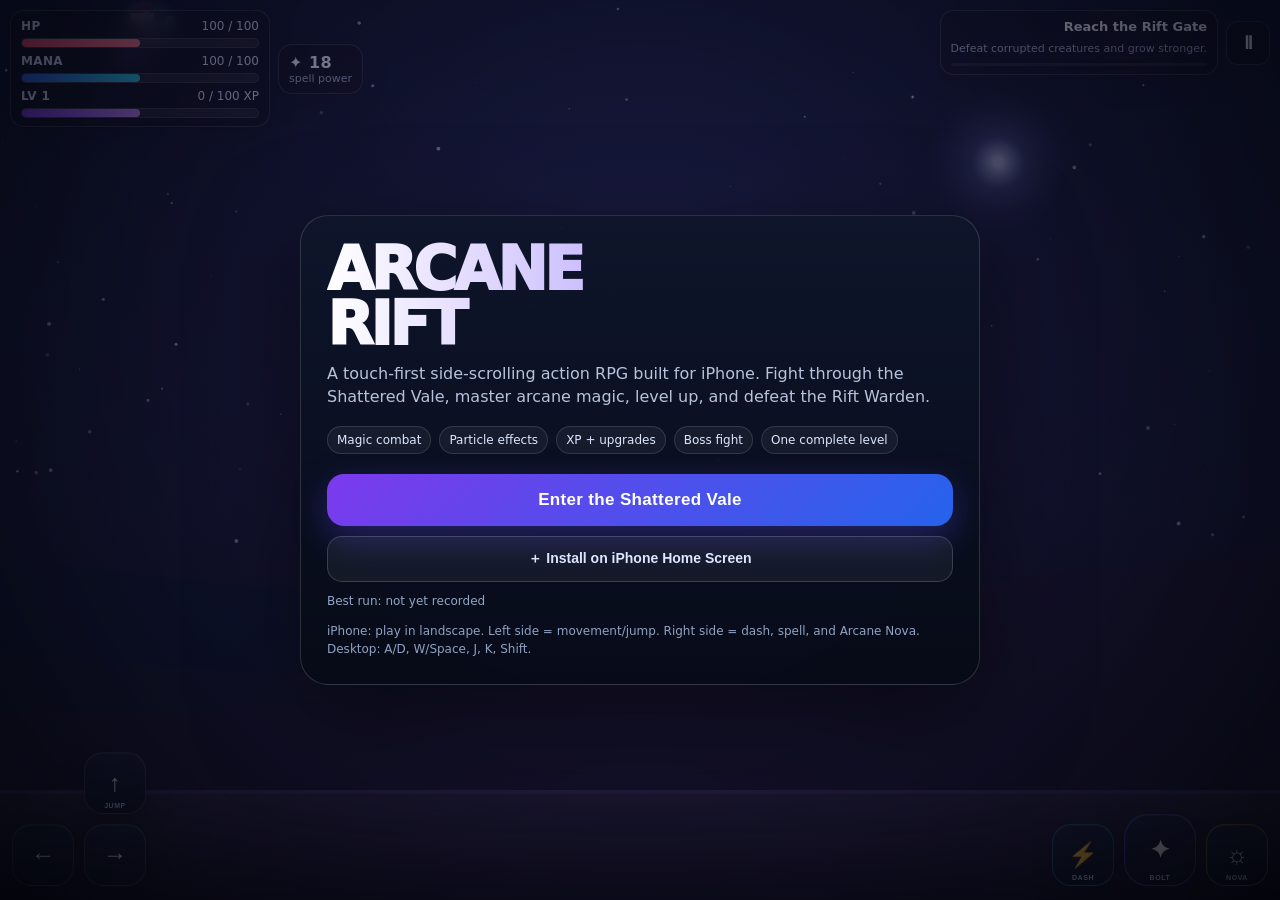
<file: arcane-rift/index.html>
<!doctype html>
<html lang="en">
<head>
<meta charset="utf-8" />
<meta name="viewport" content="width=device-width,initial-scale=1,maximum-scale=1,user-scalable=no,viewport-fit=cover" />
<meta name="apple-mobile-web-app-capable" content="yes" />
<meta name="apple-mobile-web-app-status-bar-style" content="black-translucent" />
<title>Arcane Rift</title>
<meta name="theme-color" content="#070b18" />
<meta name="mobile-web-app-capable" content="yes" />
<meta name="apple-mobile-web-app-title" content="Arcane Rift" />
<meta name="format-detection" content="telephone=no" />
<link rel="manifest" href="./manifest.webmanifest" />
<link rel="icon" href="./icon.svg" type="image/svg+xml" />
<link rel="apple-touch-icon" href="./icon.svg" />
<link rel="stylesheet" href="./styles.css" />
</head>
<body>
<div id="wrap">
  <canvas id="game" aria-label="Arcane Rift side scrolling action RPG"></canvas>
  <div id="hud">
    <div class="topbar">
      <div class="cluster">
        <div class="pill stat">
          <div class="row"><span class="label">HP</span><span id="hpText">100 / 100</span></div><div class="bar"><div id="hpFill" class="fill"></div></div>
          <div class="row" style="margin-top:6px"><span class="label">MANA</span><span id="manaText">100 / 100</span></div><div class="bar"><div id="manaFill" class="fill"></div></div>
          <div class="row" style="margin-top:6px"><span class="label">LV <span id="levelText">1</span></span><span id="xpText">0 / 100 XP</span></div><div class="bar"><div id="xpFill" class="fill"></div></div>
        </div>
        <div class="pill"><div class="label">✦ <span id="powerText">18</span></div><div class="small">spell power</div></div>
      </div>
      <div class="cluster"><div id="quest" class="pill"><strong id="questTitle">Reach the Rift Gate</strong><span id="questText" class="small">Defeat corrupted creatures and grow stronger.</span><div id="progressMini"><i id="progressFill"></i></div></div><button id="pauseBtn" class="hudBtn" type="button" aria-label="Pause game">Ⅱ</button></div>
    </div>
  </div>
  <div id="controls">
    <div class="pad"><button class="touch" data-act="jump" aria-label="Jump"><span class="glyph">↑</span><span class="skillName">Jump</span></button><div class="padrow"><button class="touch" data-act="left" aria-label="Move left"><span class="glyph">←</span></button><button class="touch" data-act="right" aria-label="Move right"><span class="glyph">→</span></button></div></div>
    <div class="actions"><button class="touch" id="dashBtn" data-act="dash" aria-label="Dash"><span class="cdShade"></span><span class="glyph">⚡</span><span class="skillName">Dash</span></button><button class="touch" id="castBtn" data-act="cast" aria-label="Arcane bolt"><span class="glyph">✦</span><span class="skillName">Bolt</span></button><button class="touch" id="novaBtn" data-act="nova" aria-label="Arcane nova"><span class="cdShade"></span><span class="glyph">☼</span><span class="skillName">Nova</span></button></div>
  </div>
  <div id="toast" role="status" aria-live="polite"></div>
  <div id="upgrade" class="hidden">
    <div class="panel upgradePanel"><h2>Level Up</h2><p>Choose one permanent upgrade for this run.</p><div id="upgradeCards" class="cards"></div></div>
  </div>
  <div id="overlay">
    <div class="panel">
      <h1 class="title">ARCANE<br>RIFT</h1>
      <p class="subtitle">A touch-first side-scrolling action RPG built for iPhone. Fight through the Shattered Vale, master arcane magic, level up, and defeat the Rift Warden.</p>
      <div class="meta"><span class="tag">Magic combat</span><span class="tag">Particle effects</span><span class="tag">XP + upgrades</span><span class="tag">Boss fight</span><span class="tag">One complete level</span></div>
      <button id="startBtn" class="primary">Enter the Shattered Vale</button>
      <button id="installBtn" class="secondary" type="button">＋ Install on iPhone Home Screen</button>
      <div id="runStats">Best run: not yet recorded</div>
      <div class="help">iPhone: play in landscape. Left side = movement/jump. Right side = dash, spell, and Arcane Nova. Desktop: A/D, W/Space, J, K, Shift.</div>
    </div>
  </div>
  <div id="installSheet" class="hidden"><div class="sheetCard"><div class="appBadge">✦ ARCANE RIFT · INSTALL</div><h2>Put the game on your Home Screen</h2><p>After this one-time setup, Arcane Rift launches full-screen like an app and keeps its core files cached for offline play.</p><ol class="steps"><li>Tap the <strong>Share</strong> button in Safari.</li><li>Choose <strong>Add to Home Screen</strong>.</li><li>Tap <strong>Add</strong>, then launch Arcane Rift from its icon.</li></ol><button id="installDone" class="primary" type="button">Got it</button></div></div>
  <div id="pauseSheet" class="hidden"><div class="sheetCard"><div class="appBadge">Ⅱ PAUSED</div><h2>The Rift can wait.</h2><p>Your current run is paused.</p><button id="resumeBtn" class="primary" type="button">Resume</button><button id="restartBtn" class="secondary" type="button">Restart Run</button></div></div>
  <div id="rotate"><div><div style="font-size:52px">↻</div><h2>Rotate your iPhone</h2><p>Arcane Rift is designed for landscape play.</p></div></div>
</div>
<script src="./game-core.js"></script>
<script src="./game-render.js"></script>
</body>
</html>
</file>
<file: arcane-rift/styles.css>
:root{
    --ink:#eef4ff;--muted:#9fb0ce;--glass:rgba(9,14,28,.72);--line:rgba(255,255,255,.14);
    --violet:#8b5cf6;--cyan:#22d3ee;--gold:#fbbf24;--red:#fb7185;--green:#34d399;
  }
  *{box-sizing:border-box;-webkit-tap-highlight-color:transparent}
  html,body{margin:0;background:#050812;color:var(--ink);font-family:ui-rounded,"SF Pro Rounded","SF Pro Display",system-ui,sans-serif;overscroll-behavior:none}
  body{min-height:100%;overflow:hidden;touch-action:none;user-select:none;-webkit-user-select:none}
  #wrap{position:relative;width:100vw;height:100dvh;min-height:480px;background:#050812;overflow:hidden}
  canvas{position:absolute;inset:0;width:100%;height:100%;display:block}
  #hud{position:absolute;inset:0;pointer-events:none;padding:calc(env(safe-area-inset-top) + 10px) calc(env(safe-area-inset-right) + 10px) calc(env(safe-area-inset-bottom) + 10px) calc(env(safe-area-inset-left) + 10px)}
  .topbar{display:flex;align-items:flex-start;justify-content:space-between;gap:12px}
  .cluster{display:flex;gap:8px;align-items:center;flex-wrap:wrap}
  .pill{background:rgba(8,12,24,.68);border:1px solid var(--line);backdrop-filter:blur(10px);-webkit-backdrop-filter:blur(10px);padding:8px 10px;border-radius:14px;box-shadow:0 8px 24px rgba(0,0,0,.18)}
  .stat{width:min(38vw,260px)}
  .row{display:flex;justify-content:space-between;gap:12px;font-size:12px;color:#dce7ff;margin-bottom:5px}
  .bar{height:10px;background:rgba(255,255,255,.08);border:1px solid rgba(255,255,255,.1);border-radius:99px;overflow:hidden}
  .fill{height:100%;width:50%;border-radius:inherit;transition:width .18s ease}
  #hpFill{background:linear-gradient(90deg,#ef476f,#ff7b8e)}
  #manaFill{background:linear-gradient(90deg,#2563eb,#22d3ee)}
  #xpFill{background:linear-gradient(90deg,#7c3aed,#c084fc)}
  .label{font-weight:800;letter-spacing:.03em}
  .small{font-size:11px;color:var(--muted)}
  #quest{max-width:min(44vw,360px);text-align:right}
  #quest strong{display:block;font-size:13px;margin-bottom:3px}
  #controls{position:absolute;inset:0;pointer-events:none;padding:0 calc(env(safe-area-inset-right) + 12px) calc(env(safe-area-inset-bottom) + 14px) calc(env(safe-area-inset-left) + 12px);display:flex;align-items:flex-end;justify-content:space-between}
  .pad,.actions{display:flex;gap:10px;pointer-events:auto;align-items:flex-end}
  .pad{flex-direction:column}
  .padrow{display:flex;gap:10px}
  .touch{width:62px;height:62px;border-radius:19px;border:1px solid rgba(255,255,255,.16);background:linear-gradient(180deg,rgba(25,34,58,.82),rgba(10,15,29,.82));color:white;font-size:22px;font-weight:900;box-shadow:inset 0 1px 0 rgba(255,255,255,.08),0 8px 26px rgba(0,0,0,.25);backdrop-filter:blur(10px);-webkit-backdrop-filter:blur(10px);display:grid;place-items:center}
  .touch:active,.touch.active{transform:translateY(1px) scale(.97);background:linear-gradient(180deg,rgba(68,52,122,.95),rgba(20,28,52,.95))}
  .actions .touch:nth-child(1){border-color:rgba(34,211,238,.4)}
  .actions .touch:nth-child(2){border-color:rgba(139,92,246,.5);width:72px;height:72px;border-radius:24px;font-size:26px}
  .actions .touch:nth-child(3){border-color:rgba(251,191,36,.42)}
  #overlay{position:absolute;inset:0;display:grid;place-items:center;background:radial-gradient(circle at 50% 35%,rgba(62,42,120,.3),rgba(2,4,10,.86));padding:24px;z-index:20}
  #overlay.hidden{display:none}
  .panel{width:min(680px,94vw);background:linear-gradient(180deg,rgba(15,22,42,.96),rgba(7,11,24,.96));border:1px solid rgba(255,255,255,.15);border-radius:28px;padding:26px;box-shadow:0 30px 100px rgba(0,0,0,.5)}
  .title{font-size:clamp(30px,7vw,60px);line-height:.92;margin:0 0 10px;font-weight:1000;letter-spacing:-.055em;background:linear-gradient(90deg,#fff,#c4b5fd 48%,#67e8f9);-webkit-background-clip:text;background-clip:text;color:transparent}
  .subtitle{margin:0 0 18px;color:#b7c3dc;line-height:1.45}
  .meta{display:flex;gap:8px;flex-wrap:wrap;margin:12px 0 20px}
  .tag{font-size:12px;padding:6px 9px;border-radius:999px;border:1px solid rgba(255,255,255,.12);background:rgba(255,255,255,.05);color:#dbe7ff}
  .primary{width:100%;min-height:52px;border:0;border-radius:17px;background:linear-gradient(135deg,#7c3aed,#2563eb);color:white;font-size:17px;font-weight:900;letter-spacing:.02em;box-shadow:0 12px 34px rgba(79,70,229,.35)}
  .primary:active{transform:translateY(1px)}
  .secondary{width:100%;min-height:46px;margin-top:10px;border:1px solid rgba(255,255,255,.16);border-radius:15px;background:rgba(255,255,255,.055);color:#dce7ff;font-size:14px;font-weight:800}
  .secondary:active{transform:translateY(1px);background:rgba(255,255,255,.09)}
  .touch{position:relative;overflow:hidden}
  .touch .glyph{font-size:24px;line-height:1}
  .touch .skillName{position:absolute;bottom:4px;left:0;right:0;font-size:7px;letter-spacing:.08em;color:#c9d5eb;font-weight:800;text-transform:uppercase}
  .touch .cdShade{position:absolute;inset:0;background:rgba(3,7,18,.62);transform-origin:bottom;transform:scaleY(var(--cd,0));pointer-events:none}
  .touch.readyPulse{box-shadow:inset 0 1px 0 rgba(255,255,255,.09),0 0 0 1px rgba(103,232,249,.15),0 8px 28px rgba(0,0,0,.26)}
  #progressMini{margin-top:7px;height:3px;border-radius:99px;background:rgba(255,255,255,.08);overflow:hidden}
  #progressMini>i{display:block;width:0;height:100%;background:linear-gradient(90deg,#8b5cf6,#67e8f9);border-radius:inherit;transition:width .18s ease}
  .hudBtn{pointer-events:auto;appearance:none;border:1px solid rgba(255,255,255,.14);background:rgba(8,12,24,.72);color:#e8efff;border-radius:12px;min-width:44px;height:44px;font-size:18px;font-weight:900;backdrop-filter:blur(10px);-webkit-backdrop-filter:blur(10px)}
  #installSheet,#pauseSheet{position:absolute;inset:0;z-index:40;display:grid;place-items:center;background:rgba(2,4,10,.86);padding:20px;backdrop-filter:blur(10px);-webkit-backdrop-filter:blur(10px)}
  #installSheet.hidden,#pauseSheet.hidden{display:none}
  .sheetCard{width:min(520px,94vw);background:linear-gradient(180deg,rgba(17,24,46,.98),rgba(7,11,24,.98));border:1px solid rgba(255,255,255,.15);border-radius:24px;padding:22px;box-shadow:0 28px 90px rgba(0,0,0,.48)}
  .sheetCard h2{margin:0 0 8px;font-size:25px}.sheetCard p{margin:7px 0;color:#afbdd6;line-height:1.45}.steps{margin:14px 0 18px;padding-left:22px;color:#d8e3f6}.steps li{margin:8px 0}.appBadge{display:inline-flex;align-items:center;gap:8px;padding:7px 9px;border-radius:12px;background:rgba(139,92,246,.12);border:1px solid rgba(139,92,246,.25);font-size:12px;color:#ddd6fe;margin-bottom:10px}
  #runStats{font-size:12px;color:#93a5c5;margin:12px 0 0}
  @media (display-mode:standalone){#installBtn{display:none!important}}
  .help{font-size:12px;line-height:1.5;color:#90a2c2;margin-top:14px}
  #upgrade{position:absolute;inset:0;z-index:15;display:grid;place-items:center;background:rgba(2,4,10,.78);padding:18px;backdrop-filter:blur(8px);-webkit-backdrop-filter:blur(8px)}
  #upgrade.hidden{display:none}
  .upgradePanel{width:min(900px,96vw)}
  .upgradePanel h2{margin:0 0 7px;font-size:clamp(26px,6vw,44px)}
  .upgradePanel p{margin:0 0 16px;color:#aebed9}
  .cards{display:grid;grid-template-columns:repeat(3,1fr);gap:12px}
  .card{appearance:none;text-align:left;padding:18px;min-height:150px;border-radius:20px;border:1px solid rgba(255,255,255,.14);background:linear-gradient(180deg,rgba(20,29,54,.96),rgba(11,16,32,.96));color:white}
  .card:active{transform:scale(.985)}
  .card .icon{font-size:28px}.card h3{margin:8px 0 5px;font-size:18px}.card p{margin:0;color:#9fb0ce;font-size:13px;line-height:1.4}
  #toast{position:absolute;left:50%;top:20%;transform:translateX(-50%);z-index:10;background:rgba(7,12,26,.78);border:1px solid rgba(255,255,255,.13);padding:10px 14px;border-radius:13px;opacity:0;transition:opacity .18s,transform .18s;pointer-events:none;font-weight:800;text-align:center;white-space:nowrap;max-width:90vw;overflow:hidden;text-overflow:ellipsis}
  #toast.show{opacity:1;transform:translateX(-50%) translateY(-4px)}
  #rotate{display:none;position:absolute;inset:0;background:#050812;z-index:30;place-items:center;text-align:center;padding:30px;color:#dce7ff}
  @media (orientation:portrait) and (max-width:700px){#rotate{display:grid}}
  @media (max-width:720px){.touch{width:54px;height:54px;border-radius:17px}.actions .touch:nth-child(2){width:64px;height:64px}.cards{grid-template-columns:1fr}.card{min-height:96px}.stat{width:min(44vw,220px)}#quest{display:none}.panel{padding:22px}.help{display:none}}

  /* iPhone viewport fix: never force the game taller than the visible screen. */
  html,body{width:100%;height:100%;overflow:hidden}
  body{min-height:0;position:fixed;inset:0}
  #wrap{width:100%;height:100dvh;min-height:0}

  @media (max-height:520px) and (orientation:landscape){
    #hud{padding:calc(env(safe-area-inset-top) + 5px) calc(env(safe-area-inset-right) + 8px) 4px calc(env(safe-area-inset-left) + 8px)}
    .pill{padding:6px 8px;border-radius:12px}.stat{width:min(39vw,245px)}
    .row{font-size:10px;margin-bottom:3px}.label{font-size:9px}.small{font-size:9px}.bar{height:8px}
    #quest{max-width:34vw}#quest strong{font-size:11px}.hudBtn{min-width:40px;height:40px;border-radius:11px}
    #controls{padding:0 calc(env(safe-area-inset-right) + 8px) calc(env(safe-area-inset-bottom) + 7px) calc(env(safe-area-inset-left) + 8px)}
    .touch{width:50px;height:50px;border-radius:16px}.actions .touch:nth-child(2){width:60px;height:60px;border-radius:20px}
    .touch .glyph{font-size:20px}.actions .touch:nth-child(2) .glyph{font-size:24px}.touch .skillName{font-size:7px;bottom:4px}
    .pad,.actions,.padrow{gap:7px}
    #overlay,#installSheet,#pauseSheet{padding:8px;overflow:auto;-webkit-overflow-scrolling:touch;touch-action:pan-y}
    .panel,.sheetCard{width:min(94vw,700px);padding:14px 16px;border-radius:20px;max-height:calc(100dvh - 16px);overflow:auto;-webkit-overflow-scrolling:touch;touch-action:pan-y}
    .title{font-size:28px;line-height:.9;margin-bottom:6px}.subtitle{font-size:11px;line-height:1.3;margin-bottom:8px}.meta{display:none}
    .primary{min-height:42px;font-size:14px}.secondary{min-height:38px;font-size:12px;margin-top:6px}#runStats{margin-top:6px;font-size:10px}.help{display:none}
    .upgradePanel{padding:12px}.upgradePanel h2{font-size:24px;margin-bottom:4px}.upgradePanel>p{font-size:11px;margin-bottom:8px}
    .cards{gap:7px}.card{min-height:92px;padding:10px;border-radius:14px}.card .icon{font-size:20px}.card h3{font-size:13px;margin:4px 0}.card p{font-size:10px;line-height:1.25}
  }
  @media (max-height:390px) and (orientation:landscape){
    .stat{width:min(36vw,220px)}#quest{display:none}.touch{width:46px;height:46px}.actions .touch:nth-child(2){width:56px;height:56px}.panel{padding:12px 14px}
  }
  @media (prefers-reduced-motion:reduce){*{transition:none!important}}
</file>
